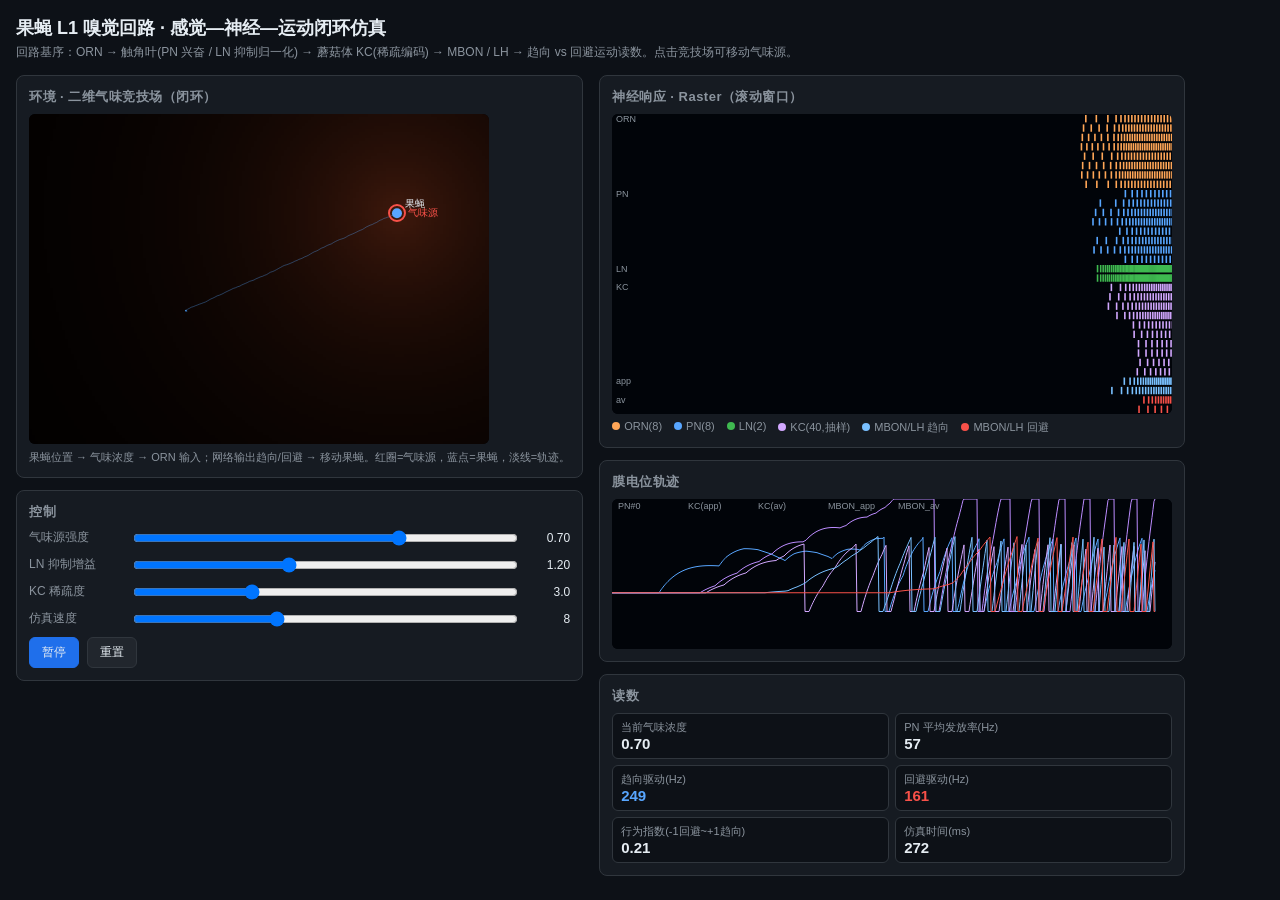
<file: fly_l1_sim.html>
<!DOCTYPE html>
<html lang="zh-CN">
<head>
<meta charset="UTF-8">
<meta name="viewport" content="width=device-width, initial-scale=1.0">
<title>果蝇 L1 嗅觉回路闭环仿真</title>
<style>
  :root{
    --bg:#0d1117; --panel:#161b22; --line:#30363d; --txt:#e6edf3; --dim:#8b949e;
    --exc:#f85149; --inh:#3fb950; --app:#58a6ff; --av:#f85149; --kc:#d2a8ff;
  }
  *{box-sizing:border-box; margin:0; padding:0;}
  body{background:var(--bg); color:var(--txt); font-family:-apple-system,"PingFang SC","Hiragino Sans GB",sans-serif; padding:16px;}
  h1{font-size:18px; margin-bottom:4px;}
  .sub{color:var(--dim); font-size:12px; margin-bottom:14px;}
  .wrap{display:flex; gap:16px; flex-wrap:wrap;}
  .col{display:flex; flex-direction:column; gap:12px;}
  .panel{background:var(--panel); border:1px solid var(--line); border-radius:8px; padding:12px;}
  .panel h2{font-size:13px; color:var(--dim); font-weight:600; margin-bottom:8px; letter-spacing:.5px;}
  canvas{display:block; background:#010409; border-radius:6px;}
  .ctl{display:flex; flex-direction:column; gap:10px; min-width:250px;}
  .row{display:flex; align-items:center; gap:8px; font-size:12px;}
  .row label{width:96px; color:var(--dim); flex-shrink:0;}
  .row input[type=range]{flex:1;}
  .row .val{width:44px; text-align:right; color:var(--txt); font-variant-numeric:tabular-nums;}
  button{background:#21262d; color:var(--txt); border:1px solid var(--line); border-radius:6px;
         padding:6px 12px; font-size:12px; cursor:pointer;}
  button:hover{background:#30363d;}
  button.primary{background:#1f6feb; border-color:#1f6feb;}
  .stats{display:grid; grid-template-columns:repeat(2,1fr); gap:6px; font-size:12px;}
  .stat{background:#0d1117; border:1px solid var(--line); border-radius:6px; padding:6px 8px;}
  .stat .k{color:var(--dim); font-size:11px;}
  .stat .v{font-size:15px; font-weight:600; font-variant-numeric:tabular-nums;}
  .legend{display:flex; gap:12px; font-size:11px; color:var(--dim); margin-top:6px; flex-wrap:wrap;}
  .dot{display:inline-block; width:8px; height:8px; border-radius:50%; margin-right:4px;}
  #err{color:var(--exc); font-size:12px; white-space:pre-wrap; display:none;}
  .hint{color:var(--dim); font-size:11px; margin-top:6px;}
</style>
</head>
<body>
<h1>果蝇 L1 嗅觉回路 · 感觉—神经—运动闭环仿真</h1>
<div class="sub">回路基序：ORN → 触角叶(PN 兴奋 / LN 抑制归一化) → 蘑菇体 KC(稀疏编码) → MBON / LH → 趋向 vs 回避运动读数。点击竞技场可移动气味源。</div>
<pre id="err"></pre>

<div class="wrap">
  <div class="col">
    <div class="panel">
      <h2>环境 · 二维气味竞技场（闭环）</h2>
      <canvas id="arena" width="460" height="330"></canvas>
      <div class="hint">果蝇位置 → 气味浓度 → ORN 输入；网络输出趋向/回避 → 移动果蝇。红圈=气味源，蓝点=果蝇，淡线=轨迹。</div>
    </div>
    <div class="panel">
      <h2>控制</h2>
      <div class="ctl">
        <div class="row"><label>气味源强度</label><input type="range" id="strength" min="0" max="1" step="0.01" value="0.7"><span class="val" id="strengthV">0.70</span></div>
        <div class="row"><label>LN 抑制增益</label><input type="range" id="inhib" min="0" max="3" step="0.05" value="1.2"><span class="val" id="inhibV">1.20</span></div>
        <div class="row"><label>KC 稀疏度</label><input type="range" id="sparse" min="0" max="10" step="0.5" value="3"><span class="val" id="sparseV">3.0</span></div>
        <div class="row"><label>仿真速度</label><input type="range" id="speed" min="1" max="20" step="1" value="8"><span class="val" id="speedV">8</span></div>
        <div class="row" style="gap:8px;">
          <button id="btnPause" class="primary">暂停</button>
          <button id="btnReset">重置</button>
        </div>
      </div>
    </div>
  </div>

  <div class="col">
    <div class="panel">
      <h2>神经响应 · Raster（滚动窗口）</h2>
      <canvas id="raster" width="560" height="300"></canvas>
      <div class="legend">
        <span><span class="dot" style="background:#ffa657"></span>ORN(8)</span>
        <span><span class="dot" style="background:#58a6ff"></span>PN(8)</span>
        <span><span class="dot" style="background:#3fb950"></span>LN(2)</span>
        <span><span class="dot" style="background:#d2a8ff"></span>KC(40,抽样)</span>
        <span><span class="dot" style="background:#79c0ff"></span>MBON/LH 趋向</span>
        <span><span class="dot" style="background:#f85149"></span>MBON/LH 回避</span>
      </div>
    </div>
    <div class="panel">
      <h2>膜电位轨迹</h2>
      <canvas id="trace" width="560" height="150"></canvas>
    </div>
    <div class="panel">
      <h2>读数</h2>
      <div class="stats">
        <div class="stat"><div class="k">当前气味浓度</div><div class="v" id="sConc">0.00</div></div>
        <div class="stat"><div class="k">PN 平均发放率(Hz)</div><div class="v" id="sPN">0</div></div>
        <div class="stat"><div class="k">趋向驱动(Hz)</div><div class="v" id="sApp" style="color:var(--app)">0</div></div>
        <div class="stat"><div class="k">回避驱动(Hz)</div><div class="v" id="sAv" style="color:var(--av)">0</div></div>
        <div class="stat"><div class="k">行为指数(-1回避~+1趋向)</div><div class="v" id="sBeh">0.00</div></div>
        <div class="stat"><div class="k">仿真时间(ms)</div><div class="v" id="sT">0</div></div>
      </div>
    </div>
  </div>
</div>

<script>
window.onerror = function(msg, src, line){
  var e = document.getElementById('err');
  e.style.display='block';
  e.textContent += 'JS错误: ' + msg + ' @line ' + line + '\n';
};

// ============ 神经元群体定义 ============
// 组: ORN(0-7) PN(8-15) LN(16-17) KC(18-57) MBON_app(58) MBON_av(59) LH_app(60) LH_av(61)
var N_ORN=8, N_PN=8, N_LN=2, N_KC=40;
var iORN=0, iPN=8, iLN=16, iKC=18, iMBapp=58, iMBav=59, iLHapp=60, iLHav=61;
var N = 62;

var dt = 0.5;              // ms
var tauSyn = 5;            // 突触电流衰减 ms
var vRest=-65, vReset=-70;

var v, vth, tau, rate, refrac, lastSpike, spikeCount, rateWin;
var conn = [];             // [pre, post, w]  w>0 兴奋, w<0 抑制; w 单位 mV/Hz
var postsOf = [];          // pre -> [[post,w],...]

function rand(a,b){ return a + Math.random()*(b-a); }

function buildCircuit(){
  v=new Float64Array(N); vth=new Float64Array(N); tau=new Float64Array(N);
  rate=new Float64Array(N); refrac=new Float64Array(N); lastSpike=new Float64Array(N);
  spikeCount=new Float64Array(N); rateWin=new Float64Array(N);
  conn=[]; postsOf=[]; for(var i=0;i<N;i++){ postsOf.push([]); v[i]=vRest; tau[i]=20; rate[i]=0; }

  for(i=0;i<N_ORN;i++){ vth[iORN+i]=-50; tau[iORN+i]=12; }
  for(i=0;i<N_PN;i++){ vth[iPN+i]=-50; tau[iPN+i]=15; }
  for(i=0;i<N_LN;i++){ vth[iLN+i]=-52; tau[iLN+i]=10; }
  for(i=0;i<N_KC;i++){ vth[iKC+i]=-50; tau[iKC+i]=15; }
  vth[iMBapp]=-50; vth[iMBav]=-50; vth[iLHapp]=-56; vth[iLHav]=-30; // LH_av 高阈值=高浓度才激活

  function add(pre,post,w){ conn.push([pre,post,w]); postsOf[pre].push([post,w]); }

  for(i=0;i<N_ORN;i++) add(iORN+i, iPN+i, 0.6);                 // ORN->PN 兴奋
  for(i=0;i<N_PN;i++) for(var j=0;j<N_LN;j++) add(iPN+i, iLN+j, 0.4);   // PN->LN
  for(var k=0;k<N_KC;k++){                                      // PN->KC 稀疏随机兴奋
    var picked={};
    for(var c=0;c<3;c++){ var p=iPN+Math.floor(Math.random()*N_PN); if(!picked[p]){picked[p]=1; add(p, iKC+k, 0.25);} }
    vth[iKC+k] = (k < N_KC/2) ? -55 : -33;                      // 前半趋向(低阈值) 后半回避(高阈值)
    if(k < N_KC/2) add(iKC+k, iMBapp, 0.06); else add(iKC+k, iMBav, 0.10);
  }
  for(i=0;i<N_PN;i++){ add(iPN+i, iLHapp, 0.08); add(iPN+i, iLHav, 0.09); }  // 直接 LH 通路
}

// ============ 环境（竞技场） ============
var arena = document.getElementById('arena'), actx = arena.getContext('2d');
var AW=arena.width, AH=arena.height;
var src={x:AW*0.8, y:AH*0.3}, fly={x:AW*0.35, y:AH*0.6}, trail=[];
var LAMBDA=140;   // 气味衰减长度 px

function concAt(x,y){
  var s=+document.getElementById('strength').value;
  var d=Math.hypot(x-src.x, y-src.y);
  return Math.min(1, s*Math.exp(-d/LAMBDA));
}

// ============ 仿真步进 ============
var t=0, paused=false;
var spikeBuf=[];      // {t, n}
var traceBuf={};      // key -> array of v
var TRACE_KEYS=[iPN+0, iKC+0, iKC+20, iMBapp, iMBav];
var RATE_WIN=300;     // ms 速率窗口
var recentSpikes=[];  // {t,n} 用于速率
var adapt=1;          // 嗅觉适应状态 (0..1), 持续高浓度时衰减

function step(){
  var inhib=+document.getElementById('inhib').value;
  var sparse=+document.getElementById('sparse').value;
  var conc=concAt(fly.x, fly.y);

  // KC 阈值偏移（稀疏度滑杆）
  for(var k=0;k<N_KC;k++){ vth[iKC+k] = (k<N_KC/2? -55 : -33) + sparse; }

  // 外部输入: ORN 非线性气味转导 (Hill) + 基线自发 + 噪声
  var Iext=new Float64Array(N);
  var K=0.25, nH=1.5, Imax=60;
  var cp=Math.pow(conc,nH), Kp=Math.pow(K,nH);
  for(i=0;i<N_ORN;i++){
    var gain=0.7+0.5*((i*37)%7)/7;   // 异质敏感度
    Iext[iORN+i]= gain*Imax*cp/(cp+Kp) + 4 + rand(0,2);
  }

  // LN 全局抑制 -> PN (浓度归一化)
  for(j=0;j<N_LN;j++){
    var lnR=rate[iLN+j];
    for(i=0;i<N_PN;i++) Iext[iPN+i] += -inhib*0.03*lnR;
  }

  // 突触驱动: drive[post] = Σ w * rate[pre]
  var drive=new Float64Array(N);
  for(var c=0;c<conn.length;c++){ drive[conn[c][1]] += conn[c][2]*rate[conn[c][0]]; }

  // LIF 积分
  var newSpikes=[];
  for(i=0;i<N;i++){
    if(refrac[i]>0){ refrac[i]-=dt; v[i]=vReset; rate[i]*=Math.exp(-dt/50); continue; }
    var I = Iext[i] + drive[i];
    v[i] += dt*(-(v[i]-vRest)+I)/tau[i];
    rate[i]*=Math.exp(-dt/50);
    if(v[i]>=vth[i]){
      v[i]=vReset; refrac[i]=2; newSpikes.push(i);
      rate[i]+=20;                       // 脉冲 -> 速率估计跳变
      spikeCount[i]++; recentSpikes.push({t:t,n:i});
      spikeBuf.push({t:t,n:i});
    }
  }
  // 裁剪缓冲
  while(spikeBuf.length && spikeBuf[0].t < t-1600) spikeBuf.shift();
  while(recentSpikes.length && recentSpikes[0].t < t-RATE_WIN) recentSpikes.shift();

  // 记录膜电位轨迹
  for(var tk=0;tk<TRACE_KEYS.length;tk++){
    var key=TRACE_KEYS[tk];
    if(!traceBuf[key]) traceBuf[key]=[];
    traceBuf[key].push(v[key]);
    if(traceBuf[key].length>560) traceBuf[key].shift();
  }

  // 行为读数 -> 移动果蝇 (闭环)
  // 嗅觉适应: 持续高浓度 -> adapt 衰减 -> 趋向驱动下降 -> 回避占优 -> 撤走;
  //           浓度回落 -> adapt 恢复 -> 重新趋近 (形成搜寻振荡)
  var aInf = 1/(1+Math.pow(conc/0.3,3));
  adapt += dt*(aInf-adapt)/800;
  var app=(rate[iMBapp]+rate[iLHapp])*adapt;
  var av =rate[iMBav]+rate[iLHav];
  var beh=(app-av)/(app+av+1e-6);
  var dx=src.x-fly.x, dy=src.y-fly.y, d=Math.hypot(dx,dy)||1;
  var spd=2.2;
  fly.x += (dx/d)*beh*spd + rand(-0.3,0.3);
  fly.y += (dy/d)*beh*spd + rand(-0.3,0.3);
  fly.x=Math.max(6,Math.min(AW-6,fly.x)); fly.y=Math.max(6,Math.min(AH-6,fly.y));
  trail.push({x:fly.x,y:fly.y}); if(trail.length>400) trail.shift();

  t+=dt;
  return {conc:conc, app:app, av:av, beh:beh};
}

function rateOf(n){
  var c=0;
  for(var i=0;i<recentSpikes.length;i++) if(recentSpikes[i].n===n) c++;
  return c/(RATE_WIN/1000);
}
function groupRate(start,count){
  var c=0;
  for(var i=0;i<recentSpikes.length;i++){ var n=recentSpikes[i].n; if(n>=start&&n<start+count) c++; }
  return c/(RATE_WIN/1000)/count;
}

// ============ 绘制 ============
var raster=document.getElementById('raster'), rctx=raster.getContext('2d');
var traceC=document.getElementById('trace'), tctx=traceC.getContext('2d');

var ROWS=[];
(function(){
  for(i=0;i<N_ORN;i++) ROWS.push({n:iORN+i,c:'#ffa657',g:'ORN'});
  for(i=0;i<N_PN;i++)  ROWS.push({n:iPN+i, c:'#58a6ff',g:'PN'});
  for(i=0;i<N_LN;i++)  ROWS.push({n:iLN+i, c:'#3fb950',g:'LN'});
  for(i=0;i<N_KC;i+=4) ROWS.push({n:iKC+i, c:'#d2a8ff',g:'KC'});
  ROWS.push({n:iMBapp,c:'#79c0ff',g:'app'}); ROWS.push({n:iLHapp,c:'#79c0ff',g:'app'});
  ROWS.push({n:iMBav, c:'#f85149',g:'av'});  ROWS.push({n:iLHav, c:'#f85149',g:'av'});
})();

function drawRaster(){
  var W=raster.width,H=raster.height;
  rctx.fillStyle='#010409'; rctx.fillRect(0,0,W,H);
  var rowH=H/ROWS.length;
  var t0=t-1600;
  // 分组标签
  rctx.fillStyle='#8b949e'; rctx.font='9px sans-serif';
  var lastG='';
  for(var r=0;r<ROWS.length;r++){
    if(ROWS[r].g!==lastG){ rctx.fillText(ROWS[r].g, 4, r*rowH+rowH*0.8); lastG=ROWS[r].g; }
  }
  for(var s=0;s<spikeBuf.length;s++){
    var sp=spikeBuf[s];
    var ri=-1;
    for(r=0;r<ROWS.length;r++) if(ROWS[r].n===sp.n){ ri=r; break; }
    if(ri<0) continue;
    var x=(sp.t-t0)/1600*W;
    rctx.fillStyle=ROWS[ri].c;
    rctx.fillRect(x, ri*rowH+1, 1.6, rowH-2);
  }
}

function drawTrace(){
  var W=traceC.width,H=traceC.height;
  tctx.fillStyle='#010409'; tctx.fillRect(0,0,W,H);
  var colors=['#58a6ff','#d2a8ff','#bc8cff','#79c0ff','#f85149'];
  var labels=['PN#0','KC(app)','KC(av)','MBON_app','MBON_av'];
  for(var k=0;k<TRACE_KEYS.length;k++){
    var arr=traceBuf[TRACE_KEYS[k]]; if(!arr||arr.length<2) continue;
    tctx.strokeStyle=colors[k]; tctx.lineWidth=1; tctx.beginPath();
    for(var i2=0;i2<arr.length;i2++){
      var x=i2/560*W;
      var y=H-((arr[i2]-(-80))/( -40-(-80) ))*H;  // -80..-40 mV 映射
      y=Math.max(0,Math.min(H,y));
      if(i2===0) tctx.moveTo(x,y); else tctx.lineTo(x,y);
    }
    tctx.stroke();
  }
  tctx.fillStyle='#8b949e'; tctx.font='9px sans-serif';
  for(k=0;k<labels.length;k++) tctx.fillText(labels[k], 6+k*70, 10);
}

function drawArena(){
  actx.fillStyle='#010409'; actx.fillRect(0,0,AW,AH);
  // 气味场
  var img=actx.createImageData(AW,AH);
  for(var y=0;y<AH;y+=3){
    for(var x=0;x<AW;x+=3){
      var c=concAt(x,y);
      var idx=(y*AW+x)*4;
      var val=Math.floor(c*90);
      for(var dy2=0;dy2<3;dy2++)for(var dx2=0;dx2<3;dx2++){
        var xx=x+dx2, yy=y+dy2; if(xx>=AW||yy>=AH) continue;
        var ii=(yy*AW+xx)*4;
        img.data[ii]=val; img.data[ii+1]=Math.floor(val*0.4); img.data[ii+2]=Math.floor(val*0.2); img.data[ii+3]=255;
      }
    }
  }
  actx.putImageData(img,0,0);
  // 轨迹
  actx.strokeStyle='rgba(88,166,255,0.35)'; actx.lineWidth=1; actx.beginPath();
  for(var i3=0;i3<trail.length;i3++){ if(i3===0)actx.moveTo(trail[i3].x,trail[i3].y); else actx.lineTo(trail[i3].x,trail[i3].y); }
  actx.stroke();
  // 源
  actx.strokeStyle='#f85149'; actx.lineWidth=2; actx.beginPath(); actx.arc(src.x,src.y,8,0,7); actx.stroke();
  actx.fillStyle='#f85149'; actx.font='10px sans-serif'; actx.fillText('气味源', src.x+11, src.y+3);
  // 果蝇
  actx.fillStyle='#58a6ff'; actx.beginPath(); actx.arc(fly.x,fly.y,5,0,7); actx.fill();
  actx.fillStyle='#e6edf3'; actx.fillText('果蝇', fly.x+8, fly.y-6);
}

// ============ 主循环 ============
var lastStats=null;
function frame(){
  if(!paused){
    var speed=+document.getElementById('speed').value;
    for(var s=0;s<speed;s++) lastStats=step();
  }
  drawArena(); drawRaster(); drawTrace();
  if(lastStats){
    document.getElementById('sConc').textContent=lastStats.conc.toFixed(2);
    document.getElementById('sPN').textContent=Math.round(groupRate(iPN,N_PN));
    document.getElementById('sApp').textContent=Math.round(lastStats.app);
    document.getElementById('sAv').textContent=Math.round(lastStats.av);
    document.getElementById('sBeh').textContent=lastStats.beh.toFixed(2);
    document.getElementById('sT').textContent=Math.round(t);
  }
  requestAnimationFrame(frame);
}

// ============ 交互 ============
arena.addEventListener('click', function(e){
  var r=arena.getBoundingClientRect();
  src.x=(e.clientX-r.left)*(AW/r.width);
  src.y=(e.clientY-r.top)*(AH/r.height);
});
['strength','inhib','sparse','speed'].forEach(function(id){
  var el=document.getElementById(id);
  el.addEventListener('input', function(){
    document.getElementById(id+'V').textContent=(+el.value).toFixed(id==='speed'?0:2);
  });
});
document.getElementById('btnPause').addEventListener('click', function(){
  paused=!paused; this.textContent=paused?'继续':'暂停';
});
document.getElementById('btnReset').addEventListener('click', function(){
  buildCircuit(); t=0; spikeBuf=[]; recentSpikes=[]; traceBuf={}; trail=[]; adapt=1;
  fly={x:AW*0.35,y:AH*0.6};
});

buildCircuit();
frame();
</script>
</body>
</html>
</file>
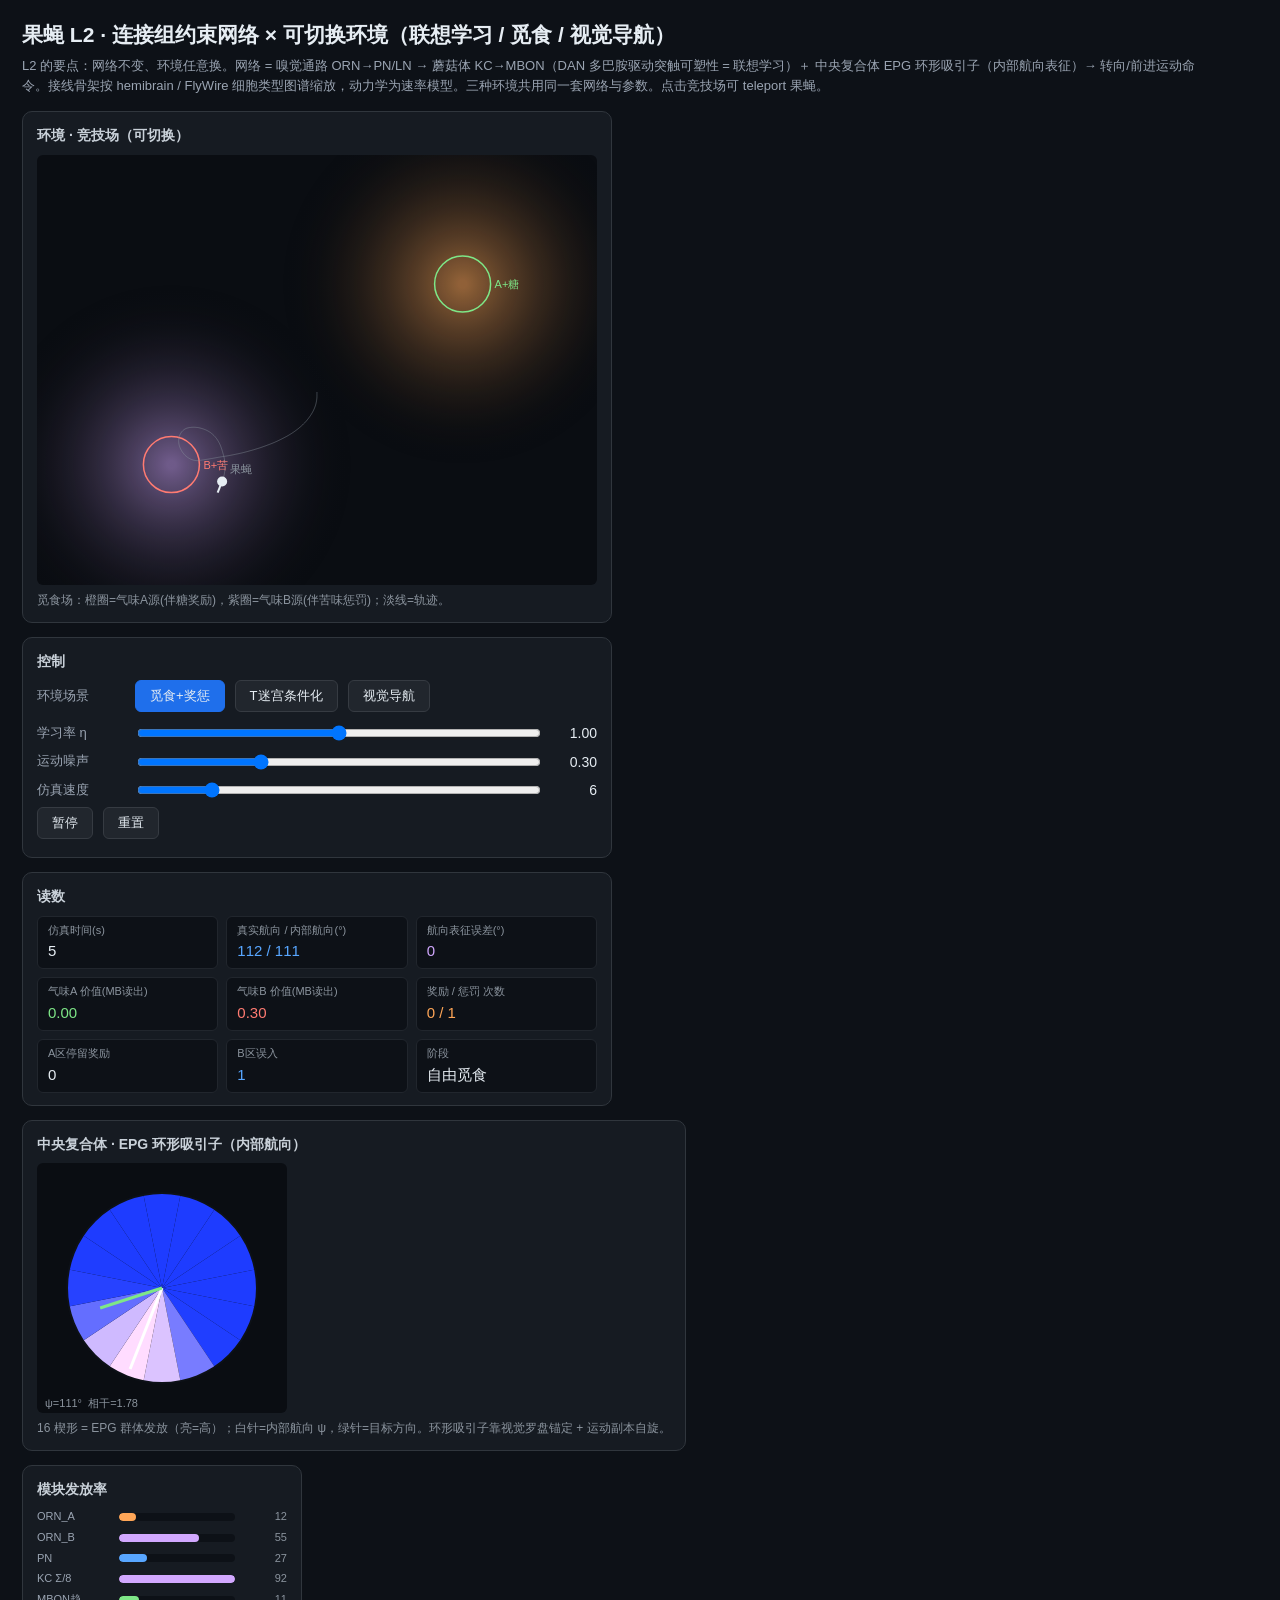
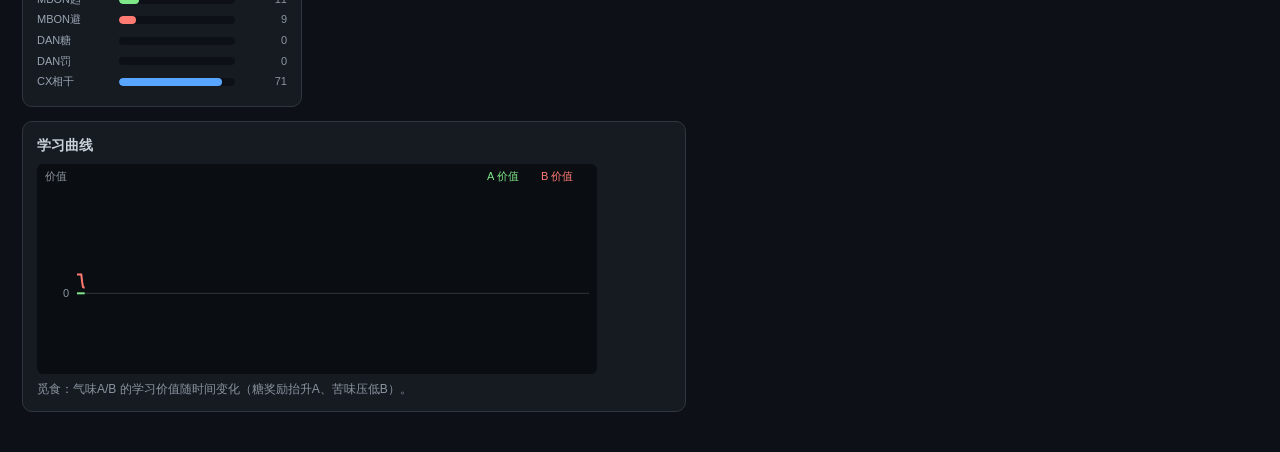
<file: fly_l2_sim.html>
<!DOCTYPE html>
<html lang="zh-CN">
<head>
<meta charset="utf-8">
<title>果蝇 L2 · 连接组约束网络 × 可切换环境</title>
<style>
  html,body{margin:0;padding:0;background:#0d1117;color:#e6edf3;font:14px/1.6 -apple-system,"Hiragino Sans GB","PingFang SC","Microsoft YaHei",sans-serif;}
  body{padding:18px 22px 40px;}
  h1{font-size:21px;margin:0 0 4px;}
  .sub{color:#9aa4b2;margin:0 0 14px;font-size:13px;max-width:1180px;}
  .wrap{display:flex;gap:14px;flex-wrap:wrap;align-items:flex-start;}
  .col{display:flex;flex-direction:column;gap:14px;}
  .panel{background:#161b22;border:1px solid #30363d;border-radius:10px;padding:12px 14px;}
  .panel h2{font-size:14px;margin:0 0 8px;color:#c9d1d9;font-weight:600;}
  .cap{color:#8b949e;font-size:12px;margin-top:6px;}
  canvas{display:block;background:#0a0d12;border-radius:6px;}
  .row{display:flex;align-items:center;gap:10px;margin:6px 0;}
  .row label{width:88px;color:#9aa4b2;font-size:13px;flex:none;}
  .row input[type=range]{flex:1;}
  .row .val{width:44px;text-align:right;color:#e6edf3;font-variant-numeric:tabular-nums;}
  button{background:#21262d;color:#e6edf3;border:1px solid #363b42;border-radius:6px;padding:6px 14px;font-size:13px;cursor:pointer;}
  button:hover{background:#2a3138;}
  button.on{background:#1f6feb;border-color:#1f6feb;}
  .stats{display:grid;grid-template-columns:1fr 1fr 1fr;gap:8px;}
  .stat{background:#0d1117;border:1px solid #21262d;border-radius:6px;padding:5px 10px;}
  .stat .k{color:#8b949e;font-size:11px;}
  .stat .v{font-size:15px;font-variant-numeric:tabular-nums;}
  .v.blue{color:#58a6ff;} .v.red{color:#ff7b72;} .v.green{color:#7ee787;} .v.purple{color:#d2a8ff;} .v.orange{color:#ffa657;}
  .brow{display:flex;align-items:center;gap:8px;margin:3px 0;}
  .brow .blab{width:74px;font-size:11px;color:#9aa4b2;flex:none;}
  .brow .btrack{flex:1;height:8px;background:#0d1117;border-radius:4px;overflow:hidden;}
  .brow .bfill{height:100%;width:0%;border-radius:4px;}
  .brow .bval{width:44px;text-align:right;font-size:11px;color:#8b949e;font-variant-numeric:tabular-nums;}
  #err{color:#ff7b72;white-space:pre-wrap;display:none;}
</style>
</head>
<body>
<h1>果蝇 L2 · 连接组约束网络 × 可切换环境（联想学习 / 觅食 / 视觉导航）</h1>
<p class="sub">L2 的要点：网络不变、环境任意换。网络 = 嗅觉通路 ORN→PN/LN → 蘑菇体 KC→MBON（DAN 多巴胺驱动突触可塑性 = 联想学习）＋ 中央复合体 EPG 环形吸引子（内部航向表征）→ 转向/前进运动命令。接线骨架按 hemibrain / FlyWire 细胞类型图谱缩放，动力学为速率模型。三种环境共用同一套网络与参数。点击竞技场可 teleport 果蝇。</p>
<pre id="err"></pre>

<div class="wrap">
  <div class="col">
    <div class="panel">
      <h2>环境 · 竞技场（可切换）</h2>
      <canvas id="arena" width="560" height="430"></canvas>
      <div class="cap" id="arenaCap">觅食场：橙圈=气味A源(伴糖奖励)，紫圈=气味B源(伴苦味惩罚)；淡线=轨迹。</div>
    </div>
    <div class="panel">
      <h2>控制</h2>
      <div class="row" style="margin-bottom:10px;">
        <label>环境场景</label>
        <button id="scForage" class="on">觅食+奖惩</button>
        <button id="scTmaze">T迷宫条件化</button>
        <button id="scVisual">视觉导航</button>
      </div>
      <div class="row"><label>学习率 η</label><input type="range" id="eta" min="0" max="2" step="0.1" value="1"><span class="val" id="etaV">1.00</span></div>
      <div class="row"><label>运动噪声</label><input type="range" id="noise" min="0" max="1" step="0.05" value="0.3"><span class="val" id="noiseV">0.30</span></div>
      <div class="row"><label>仿真速度</label><input type="range" id="speed" min="1" max="30" step="1" value="6"><span class="val" id="speedV">6</span></div>
      <div class="row"><button id="btnPause">暂停</button><button id="btnReset">重置</button></div>
    </div>
    <div class="panel">
      <h2>读数</h2>
      <div class="stats">
        <div class="stat"><div class="k">仿真时间(s)</div><div class="v" id="sT">0</div></div>
        <div class="stat"><div class="k">真实航向 / 内部航向(°)</div><div class="v blue" id="sHead">0 / 0</div></div>
        <div class="stat"><div class="k">航向表征误差(°)</div><div class="v purple" id="sErr">0</div></div>
        <div class="stat"><div class="k">气味A 价值(MB读出)</div><div class="v green" id="sVA">0</div></div>
        <div class="stat"><div class="k">气味B 价值(MB读出)</div><div class="v red" id="sVB">0</div></div>
        <div class="stat"><div class="k">奖励 / 惩罚 次数</div><div class="v orange" id="sRW">0 / 0</div></div>
        <div class="stat"><div class="k" id="sTrialK">试验数</div><div class="v" id="sTrial">0</div></div>
        <div class="stat"><div class="k" id="sPerfK">性能指数 PI</div><div class="v blue" id="sPerf">-</div></div>
        <div class="stat"><div class="k">阶段</div><div class="v" id="sPhase">-</div></div>
      </div>
    </div>
  </div>

  <div class="col">
    <div class="panel">
      <h2>中央复合体 · EPG 环形吸引子（内部航向）</h2>
      <canvas id="cx" width="250" height="250"></canvas>
      <div class="cap">16 楔形 = EPG 群体发放（亮=高）；白针=内部航向 ψ，绿针=目标方向。环形吸引子靠视觉罗盘锚定 + 运动副本自旋。</div>
    </div>
    <div class="panel" style="width:250px;">
      <h2>模块发放率</h2>
      <div id="bars"></div>
    </div>
    <div class="panel">
      <h2>学习曲线</h2>
      <canvas id="learn" width="560" height="210"></canvas>
      <div class="cap" id="learnCap">觅食：气味A/B 的学习价值随时间变化（糖奖励抬升A、苦味压低B）。</div>
    </div>
  </div>
</div>

<script>
window.onerror=function(m,s,l,c){var e=document.getElementById('err');e.style.display='block';e.textContent+='[JS错误] '+m+' @'+l+':'+c+'\n';};

// ================= 工具 =================
function act(I,thr,gain,rmax){var x=(I-thr)*gain;return x<0?0:(x>rmax?rmax:x);}
function rand(a,b){return a+Math.random()*(b-a);}
function wrapPi(a){while(a>Math.PI)a-=2*Math.PI;while(a<-Math.PI)a+=2*Math.PI;return a;}
function angDiff(a,b){return wrapPi(a-b);}

// ================= 网络（连接组约束骨架，缩放计数） =================
var NKC=64, NEPG=16;
var wKC_A=new Float64Array(NKC), wKC_B=new Float64Array(NKC);
var maskA=new Uint8Array(NKC), maskB=new Uint8Array(NKC);
var Wapp=new Float64Array(NKC), Wav=new Float64Array(NKC);
var WAPP0=0.055, WAV0=0.035;                 // 先天价：略偏趋向
var kc=new Float64Array(NKC), epg=new Float64Array(NEPG);
var rOrnA=0,rOrnB=0,rPnA=0,rPnB=0,rLn=0,rMbApp=0,rMbAv=0,rDanPos=0,rDanNeg=0;
var eta=1.0, noiseAmp=0.3;

function initWeights(){
  for(var k=0;k<NKC;k++){
    wKC_A[k]=Math.random()<0.5?1.0:0.1;
    wKC_B[k]=Math.random()<0.5?1.0:0.1;
    maskA[k]=(wKC_A[k]>0.5&&wKC_B[k]<0.5)?1:0;
    maskB[k]=(wKC_B[k]>0.5&&wKC_A[k]<0.5)?1:0;
    Wapp[k]=WAPP0; Wav[k]=WAV0;
  }
}

// ---- 中央复合体环形吸引子（Mexican-hat 卷积） ----
var EPG_TH=new Array(NEPG), KERN=[6,4,1.5,-1,-2,-2,-2,-1,-1];
for(var j0=0;j0<NEPG;j0++)EPG_TH[j0]=2*Math.PI*j0/NEPG;
var psi=0, cohR=0;
function popVec(){
  var sx=0,sy=0,s=0;
  for(var j=0;j<NEPG;j++){sx+=epg[j]*Math.cos(EPG_TH[j]);sy+=epg[j]*Math.sin(EPG_TH[j]);s+=epg[j];}
  cohR=s>1e-6?Math.min(2,2*Math.sqrt(sx*sx+sy*sy)/s):0;
  return Math.atan2(sy,sx);
}
function stepCX(dt,visAngle,visGain,omega){
  var mean=0,j,d;
  for(j=0;j<NEPG;j++)mean+=epg[j]; mean/=NEPG;
  var I=new Float64Array(NEPG);
  for(j=0;j<NEPG;j++){
    var sum=0;
    for(var k2=0;k2<NEPG;k2++){
      d=Math.abs(j-k2); if(d>NEPG-d)d=NEPG-d;
      sum+=KERN[d]*epg[k2];
    }
    I[j]=sum/16 - 1.0*mean + 4.0;
    I[j]+=visGain*Math.cos(visAngle-EPG_TH[j]);
  }
  for(j=0;j<NEPG;j++) epg[j]+=dt/0.06*(-epg[j]+act(I[j],6,1.0,60));
  if(omega){ // 运动副本：P-EN 联合输入的理想化 = bump 精确平移
    var db=omega*dt/(2*Math.PI/NEPG), out=new Float64Array(NEPG);
    for(j=0;j<NEPG;j++){
      var srcp=j-db, j0=Math.floor(srcp), fr=srcp-j0;
      var aa=epg[((j0%NEPG)+NEPG)%NEPG], bb=epg[(((j0+1)%NEPG)+NEPG)%NEPG];
      out[j]=aa+(bb-aa)*fr;
    }
    for(j=0;j<NEPG;j++) epg[j]=out[j];
  }
  psi=popVec();
}

// ================= 环境 / 游戏 =================
var AW=560, AH=430;
var scenario='forage';
var fly={x:0,y:0,h:0}, trail=[];
var srcs=[], beacon={x:-999,y:-999}, goalR=26;
var tmPhase='test', tmT=0, tmChoice=0, trialPI=[], trialDir=[];
var rewards=0, punishments=0, pathLen=0, startPt={x:0,y:0};
var histV={t:[],a:[],b:[]};
var escapeT=0, escapeDir=1, coolA=0, coolB=0, danPosP=0, danNegP=0;
var wanderAng=rand(0,6.28);
var t=0, dt=0.01;

function newBeacon(){ beacon.x=rand(AW*0.2,AW*0.8); beacon.y=rand(AH*0.18,AH*0.78); }
function resetEnv(){
  fly.x=AW*0.5; fly.y=AH*0.55; fly.h=rand(0,6.28);
  trail.length=0; pathLen=0; startPt={x:fly.x,y:fly.y};
  rewards=0; punishments=0; trialPI.length=0; trialDir.length=0;
  histV.t.length=0;histV.a.length=0;histV.b.length=0;
  danPosP=0;danNegP=0;escapeT=0;coolA=0;coolB=0;tmT=0;tmPhase='test';tmChoice=0;
  wanderAng=rand(0,6.28);
  if(scenario==='forage'){
    srcs=[{o:'A',x:AW*0.76,y:AH*0.30,sugar:true},{o:'B',x:AW*0.24,y:AH*0.72,quin:true}];
    beacon.x=-999;beacon.y=-999;
  }else if(scenario==='visual'){
    srcs=[]; newBeacon(); fly.x=AW*0.15;fly.y=AH*0.85;fly.h=rand(0,6.28);startPt={x:fly.x,y:fly.y};
  }else{
    srcs=[]; beacon.x=-999;beacon.y=-999; fly.x=AW*0.5;fly.y=AH*0.5;
  }
}

function concField(o,x,y){
  if(scenario==='forage'){
    var c=0;
    for(var i=0;i<srcs.length;i++){var s=srcs[i];if(s.o!==o)continue;
      c+=0.8*Math.exp(-Math.hypot(x-s.x,y-s.y)/130);}
    return c;
  }
  if(scenario==='tmaze'){
    if(tmPhase==='train+') return o==='A'?1:0;
    if(tmPhase==='train-') return o==='B'?1:0;
    var u=Math.min(1,Math.max(0,x/AW));
    return o==='A'?Math.min(1,1.25*(1-u)):Math.min(1,1.25*u);
  }
  return 0;
}
function gradField(o,x,y){
  var e=6;
  return {x:concField(o,x+e,y)-concField(o,x-e,y), y:concField(o,x,y+e)-concField(o,x,y-e)};
}
function odorValue(o){
  var m=(o==='A')?maskA:maskB, num=0,den=0;
  for(var k=0;k<NKC;k++){ if(!m[k])continue; num+=(Wapp[k]-Wav[k])*kc[k]; den+=kc[k]; }
  return den>1e-6? num/den*50 : 0;
}

// ================= 主步进 =================
function step(){
  t+=dt;
  var i,k;
  // --- 环境事件 / 试验管理 ---
  var danPosT=0;
  if(scenario==='forage'){
    coolA=Math.max(0,coolA-dt); coolB=Math.max(0,coolB-dt);
    for(i=0;i<srcs.length;i++){var s=srcs[i];
      if(Math.hypot(fly.x-s.x,fly.y-s.y)<28){
        if(s.sugar&&coolA===0){coolA=2.5;danPosP=1.2;rewards++;}
        if(s.quin&&coolB===0){coolB=2.5;danNegP=1.2;punishments++;escapeT=0.7;escapeDir=Math.random()<0.5?-1:1;}
      }}
  }else if(scenario==='tmaze'){
    tmT+=dt;
    if(tmPhase==='train+') danPosT=0.7;
    if(tmPhase==='test'&&tmChoice===0){ if(fly.x<AW*0.35)tmChoice=1; else if(fly.x>AW*0.65)tmChoice=-1; }
    var dur=(tmPhase==='test')?10:8;
    if(tmT>dur){
      if(tmPhase==='test') trialPI.push(tmChoice);
      tmPhase=(tmPhase==='test')?'train+':(tmPhase==='train+')?'train-':'test';
      tmT=0;tmChoice=0; fly.x=AW*0.5;fly.y=AH*0.5;fly.h=rand(0,6.28); trail.length=0;
    }
  }else{
    if(Math.hypot(fly.x-beacon.x,fly.y-beacon.y)<goalR){
      trialDir.push(Math.min(1,Math.hypot(startPt.x-beacon.x,startPt.y-beacon.y)/Math.max(1,pathLen)));
      fly.x=rand(40,AW-40);fly.y=rand(40,AH-40);fly.h=rand(0,6.28);
      startPt={x:fly.x,y:fly.y};pathLen=0;trail.length=0;newBeacon();
    }
  }
  danPosP=Math.max(0,danPosP-dt/1.4); danNegP=Math.max(0,danNegP-dt/1.0);
  rDanPos=Math.max(danPosP,danPosT); rDanNeg=danNegP;

  // --- 嗅觉通路 ORN→PN/LN→KC ---
  var cA=concField('A',fly.x,fly.y), cB=concField('B',fly.x,fly.y);
  function hill(c){var cp=Math.pow(c,1.5),kp=Math.pow(0.25,1.5);return 70*cp/(cp+kp);}
  rOrnA=hill(cA)+2; rOrnB=hill(cB)+2;
  rLn=act((rPnA+rPnB)*0.9,4,0.8,120);
  rPnA+=dt/0.06*(-rPnA+act(rOrnA*1.15-0.25*rLn,6,1.1,110));
  rPnB+=dt/0.06*(-rPnB+act(rOrnB*1.15-0.25*rLn,6,1.1,110));
  for(k=0;k<NKC;k++) kc[k]+=dt/0.05*(-kc[k]+act(wKC_A[k]*rPnA+wKC_B[k]*rPnB,26,0.9,70));

  // --- 蘑菇体读出 + DAN 可塑性（联想学习：惩罚压低趋向突触、奖励压低回避突触） ---
  rMbApp=0;rMbAv=0;
  for(k=0;k<NKC;k++){
    Wapp[k]=Math.max(0,Wapp[k]-rDanNeg*kc[k]*dt*0.0007*eta);
    Wav[k]=Math.max(0,Wav[k]-rDanPos*kc[k]*dt*0.0007*eta);
    rMbApp+=Wapp[k]*kc[k]; rMbAv+=Wav[k]*kc[k];
  }
  rMbApp*=0.35; rMbAv*=0.35;

  // --- 多线索目标矢量 ---
  var gx=0,gy=0;
  if(scenario!=='visual'){
    var ods=['A','B'];
    for(i=0;i<2;i++){
      var o=ods[i], v=odorValue(o), g=gradField(o,fly.x,fly.y), gm=Math.hypot(g.x,g.y);
      if(gm>1e-4){ gx+=g.x/gm*v*14; gy+=g.y/gm*v*14; }   // v<0 自动反向=回避
    }
  }else{
    var bd=Math.hypot(beacon.x-fly.x,beacon.y-fly.y);
    if(bd>1){ gx+=(beacon.x-fly.x)/bd*55; gy+=(beacon.y-fly.y)/bd*55; }
  }
  var mg=42;
  if(fly.x<mg)gx+=(mg-fly.x)*1.2; if(fly.x>AW-mg)gx-=(fly.x-(AW-mg))*1.2;
  if(fly.y<mg)gy+=(mg-fly.y)*1.2; if(fly.y>AH-mg)gy-=(fly.y-(AH-mg))*1.2;
  if(scenario==='tmaze') gy*=0.15;
  if(Math.hypot(gx,gy)<6){ wanderAng+=rand(-0.25,0.25); gx+=Math.cos(wanderAng)*14; gy+=Math.sin(wanderAng)*14; }

  // --- 中央复合体：内部航向（视觉锚定 + 运动副本） ---
  var visN=fly.h+(Math.random()-0.5)*0.12;
  var goalAng=Math.atan2(gy,gx);
  lastGoalAng=goalAng;
  var omega=1.9*Math.sin(angDiff(goalAng,psi));
  if(escapeT>0){escapeT-=dt; omega+=escapeDir*5.0;}
  omega+=(Math.random()-0.5)*2*noiseAmp*2.2;
  stepCX(dt, visN, 6.0, omega);

  // --- 运动输出 ---
  var v=52;
  if(rDanPos>0.35) v*=0.22;
  if(escapeT>0) v*=1.35;
  var px=fly.x, py=fly.y;
  fly.h=wrapPi(fly.h+omega*dt);
  fly.x=Math.max(8,Math.min(AW-8,fly.x+v*Math.cos(fly.h)*dt));
  fly.y=Math.max(8,Math.min(AH-8,(scenario==='tmaze')? AH*0.5+Math.sin(t*2.1)*10 : fly.y+v*Math.sin(fly.h)*dt));
  pathLen+=Math.hypot(fly.x-px,fly.y-py);

  trail.push(fly.x,fly.y); if(trail.length>2400)trail.splice(0,2);
  if(Math.round(t*2)!==Math.round((t-dt)*2)){
    histV.t.push(t);histV.a.push(odorValue('A'));histV.b.push(odorValue('B'));
    if(histV.t.length>600){histV.t.shift();histV.a.shift();histV.b.shift();}
  }
}

// ================= 绘图 =================
var aCv=document.getElementById('arena'), aCtx=aCv.getContext('2d');
var cCv=document.getElementById('cx'), cCtx=cCv.getContext('2d');
var lCv=document.getElementById('learn'), lCtx=lCv.getContext('2d');

function drawArena(){
  var g=aCtx; g.clearRect(0,0,AW,AH);
  if(scenario==='forage'){
    for(var i=0;i<srcs.length;i++){var s=srcs[i];
      var rg=g.createRadialGradient(s.x,s.y,4,s.x,s.y,180);
      rg.addColorStop(0,s.sugar?'rgba(255,166,87,0.55)':'rgba(210,168,255,0.5)');
      rg.addColorStop(1,'rgba(0,0,0,0)');
      g.fillStyle=rg; g.fillRect(0,0,AW,AH);
      g.strokeStyle=s.sugar?'#7ee787':'#ff7b72'; g.lineWidth=1.5;
      g.beginPath(); g.arc(s.x,s.y,28,0,7); g.stroke();
      g.fillStyle=s.sugar?'#7ee787':'#ff7b72'; g.font='11px sans-serif';
      g.fillText(s.sugar?'A+糖':'B+苦', s.x+32,s.y+4);
    }
  }else if(scenario==='tmaze'){
    var lg=g.createLinearGradient(0,0,AW,0);
    lg.addColorStop(0,'rgba(255,166,87,0.30)'); lg.addColorStop(0.5,'rgba(0,0,0,0)'); lg.addColorStop(1,'rgba(126,231,135,0.25)');
    g.fillStyle=lg; g.fillRect(0,AH*0.5-46,AW,92);
    g.strokeStyle='#30363d'; g.strokeRect(0,AH*0.5-46,AW,92);
    g.fillStyle='#ffa657'; g.font='12px sans-serif'; g.fillText('气味A 臂',8,AH*0.5-52);
    g.fillStyle='#7ee787'; g.fillText('气味B 臂',AW-64,AH*0.5-52);
    g.fillStyle='#8b949e'; g.fillText('阶段: '+tmPhase,AW*0.42,AH*0.5-52);
  }else{
    g.strokeStyle='#58a6ff'; g.lineWidth=1.5;
    g.beginPath(); g.arc(beacon.x,beacon.y,goalR,0,7); g.stroke();
    g.fillStyle='#58a6ff';
    for(var b=0;b<4;b++){ g.beginPath(); g.arc(beacon.x,beacon.y,6+b*5,0,7); g.lineWidth=2; g.strokeStyle=b%2?'#0a0d12':'#58a6ff'; g.stroke(); }
    g.fillStyle='#8b949e'; g.font='11px sans-serif'; g.fillText('视觉信标=目标', beacon.x+30,beacon.y+4);
  }
  if(trail.length>3){
    g.strokeStyle='rgba(139,148,158,0.45)'; g.lineWidth=1;
    g.beginPath(); g.moveTo(trail[0],trail[1]);
    for(i=2;i<trail.length;i+=2) g.lineTo(trail[i],trail[i+1]);
    g.stroke();
  }
  g.fillStyle='#e6edf3'; g.beginPath(); g.arc(fly.x,fly.y,5,0,7); g.fill();
  g.strokeStyle='#e6edf3'; g.lineWidth=2;
  g.beginPath(); g.moveTo(fly.x,fly.y); g.lineTo(fly.x+12*Math.cos(fly.h),fly.y+12*Math.sin(fly.h)); g.stroke();
  g.fillStyle='#8b949e'; g.font='11px sans-serif'; g.fillText('果蝇',fly.x+8,fly.y-8);
}

function drawCX(){
  var g=cCtx, cx=125, cy=125, R=95;
  g.clearRect(0,0,250,250);
  var mx=1; for(var j=0;j<NEPG;j++) mx=Math.max(mx,epg[j]);
  for(j=0;j<NEPG;j++){
    var a0=EPG_TH[j]-Math.PI/NEPG, a1=EPG_TH[j]+Math.PI/NEPG;
    var lv=epg[j]/mx;
    g.fillStyle='rgb('+Math.round(30+225*lv)+','+Math.round(60+160*lv)+',255)';
    g.beginPath(); g.moveTo(cx,cy); g.arc(cx,cy,R,a0,a1); g.closePath(); g.fill();
  }
  g.strokeStyle='#0d1117'; g.lineWidth=2;
  g.beginPath(); g.arc(cx,cy,R,0,7); g.stroke();
  function needle(ang,col,len){
    g.strokeStyle=col; g.lineWidth=3;
    g.beginPath(); g.moveTo(cx,cy); g.lineTo(cx+len*Math.cos(ang),cy+len*Math.sin(ang)); g.stroke();
  }
  needle(psi,'#ffffff',R-8);
  var gAng=lastGoalAng; needle(gAng,'#7ee787',R-30);
  g.fillStyle='#8b949e'; g.font='11px sans-serif';
  g.fillText('ψ='+Math.round(psi*180/Math.PI)+'°  相干='+cohR.toFixed(2), 8, 244);
}
var lastGoalAng=0;

var BARDEF=[['ORN_A','#ffa657',function(){return rOrnA;},80],['ORN_B','#d2a8ff',function(){return rOrnB;},80],
 ['PN','#58a6ff',function(){return (rPnA+rPnB)/2;},110],['KC Σ/8','#d2a8ff',function(){var s=0;for(var k=0;k<NKC;k++)s+=kc[k];return s/8;},80],
 ['MBON趋','#7ee787',function(){return rMbApp;},60],['MBON避','#ff7b72',function(){return rMbAv;},60],
 ['DAN糖','#7ee787',function(){return rDanPos*50;},60],['DAN罚','#ff7b72',function(){return rDanNeg*50;},60],
 ['CX相干','#58a6ff',function(){return cohR*40;},80]];
(function(){
  var html='';
  for(var i=0;i<BARDEF.length;i++)
    html+='<div class="brow"><span class="blab">'+BARDEF[i][0]+'</span><div class="btrack"><div class="bfill" id="bf'+i+'" style="background:'+BARDEF[i][1]+'"></div></div><span class="bval" id="bv'+i+'">0</span></div>';
  document.getElementById('bars').innerHTML=html;
})();
function drawBars(){
  for(var i=0;i<BARDEF.length;i++){
    var v=BARDEF[i][2](), mx=BARDEF[i][3];
    document.getElementById('bf'+i).style.width=Math.min(100,v/mx*100)+'%';
    document.getElementById('bv'+i).textContent=Math.round(v);
  }
}

function drawLearn(){
  var g=lCtx,W=560,H=210; g.clearRect(0,0,W,H);
  g.strokeStyle='#21262d'; g.lineWidth=1;
  g.font='11px sans-serif';
  if(scenario==='forage'){
    var yMin=-3,yMax=6;
    function y1(v){return H-24-(v-yMin)/(yMax-yMin)*(H-40);}
    g.strokeStyle='#30363d'; g.beginPath(); g.moveTo(40,y1(0)); g.lineTo(W-8,y1(0)); g.stroke();
    g.fillStyle='#8b949e'; g.fillText('0',26,y1(0)+4); g.fillText('价值',8,16);
    var ser=[[histV.a,'#7ee787'],[histV.b,'#ff7b72']];
    for(var s2=0;s2<2;s2++){
      var arr=ser[s2][0]; if(arr.length<2)continue;
      g.strokeStyle=ser[s2][1]; g.lineWidth=2; g.beginPath();
      for(var i=0;i<arr.length;i++){
        var x=40+i/600*(W-48), y=y1(Math.max(yMin,Math.min(yMax,arr[i])));
        i?g.lineTo(x,y):g.moveTo(x,y);
      }
      g.stroke();
    }
    g.fillStyle='#7ee787'; g.fillText('A 价值',W-110,16);
    g.fillStyle='#ff7b72'; g.fillText('B 价值',W-56,16);
  }else{
    var pts=(scenario==='tmaze')?trialPI:trialDir;
    var y0=(scenario==='tmaze')?-1:0, y1b=(scenario==='tmaze')?1:1;
    function y2(v){return H-24-(v-y0)/(y1b-y0)*(H-40);}
    g.strokeStyle='#30363d'; g.beginPath(); g.moveTo(40,y2(0)); g.lineTo(W-8,y2(0)); g.stroke();
    g.fillStyle='#8b949e';
    if(scenario==='tmaze'){g.fillText('+1',20,y2(1)+4);g.fillText('0',26,y2(0)+4);g.fillText('-1',20,y2(-1)+4);}
    else{g.fillText('1',26,y2(1)+4);g.fillText('0',26,y2(0)+4);}
    g.strokeStyle='#58a6ff'; g.lineWidth=2; g.beginPath();
    for(var p=0;p<pts.length;p++){
      var xx=40+p/Math.max(20,pts.length)* (W-60), yy=y2(pts[p]);
      p?g.lineTo(xx,yy):g.moveTo(xx,yy);
    }
    if(pts.length)g.stroke();
    g.fillStyle='#58a6ff';
    for(p=0;p<pts.length;p++){
      g.beginPath(); g.arc(40+p/Math.max(20,pts.length)*(W-60), y2(pts[p]),3,0,7); g.fill();
    }
    g.fillStyle='#8b949e';
    g.fillText(scenario==='tmaze'?'每试验首选择臂（上=选A/CS+）':'每试验路径直接度 (直线/实际)', 40, 16);
  }
}

function updateStats(){
  document.getElementById('sT').textContent=Math.round(t);
  document.getElementById('sHead').textContent=Math.round(fly.h*180/Math.PI)+' / '+Math.round(psi*180/Math.PI);
  document.getElementById('sErr').textContent=Math.round(angDiff(psi,fly.h)*180/Math.PI);
  document.getElementById('sVA').textContent=(scenario==='visual')?'-':odorValue('A').toFixed(2);
  document.getElementById('sVB').textContent=(scenario==='visual')?'-':odorValue('B').toFixed(2);
  document.getElementById('sRW').textContent=rewards+' / '+punishments;
  if(scenario==='tmaze'){
    document.getElementById('sTrialK').textContent='已完成试验';
    document.getElementById('sTrial').textContent=trialPI.length;
    document.getElementById('sPerfK').textContent='选A正确率';
    var cc=0; for(var q=0;q<trialPI.length;q++) if(trialPI[q]>0) cc++;
    document.getElementById('sPerf').textContent=trialPI.length?(cc/trialPI.length).toFixed(2):'-';
    document.getElementById('sPhase').textContent=tmPhase;
  }else if(scenario==='visual'){
    document.getElementById('sTrialK').textContent='已完成试验';
    document.getElementById('sTrial').textContent=trialDir.length;
    document.getElementById('sPerfK').textContent='平均直接度';
    var m=0; for(var i=0;i<trialDir.length;i++)m+=trialDir[i];
    document.getElementById('sPerf').textContent=trialDir.length?(m/trialDir.length).toFixed(2):'-';
    document.getElementById('sPhase').textContent='导航';
  }else{
    document.getElementById('sTrialK').textContent='A区停留奖励';
    document.getElementById('sTrial').textContent=rewards;
    document.getElementById('sPerfK').textContent='B区误入';
    document.getElementById('sPerf').textContent=punishments;
    document.getElementById('sPhase').textContent='自由觅食';
  }
}

// ================= 主循环 / 交互 =================
var paused=false;
function frame(){
  if(!paused){
    var sp=+document.getElementById('speed').value;
    for(var s=0;s<sp;s++) step();
  }
  drawArena(); drawCX(); drawBars(); drawLearn(); updateStats();
  requestAnimationFrame(frame);
}
function setScenario(sc){
  scenario=sc; initWeights(); resetEnv(); t=0;
  document.getElementById('scForage').className=(sc==='forage')?'on':'';
  document.getElementById('scTmaze').className=(sc==='tmaze')?'on':'';
  document.getElementById('scVisual').className=(sc==='visual')?'on':'';
  document.getElementById('arenaCap').textContent=
    sc==='forage'?'觅食场：橙圈=气味A源(伴糖奖励)，紫圈=气味B源(伴苦味惩罚)；淡线=轨迹。':
    sc==='tmaze'?'T迷宫：训练期单气味全场( A+糖 / B无 )，测试期两臂梯度；统计选臂偏好 PI。':
    '视觉导航：条纹信标=目标区；果蝇靠中央复合体航向表征走向信标，到达记一次试验并随机重启。';
  document.getElementById('learnCap').textContent=
    sc==='forage'?'觅食：气味A/B 的学习价值随时间变化（糖奖励抬升A、苦味压低B）。':
    sc==='tmaze'?'条件化：每点=该试验测试期首选择臂（上=选与糖配对的A）；训练前基线随机上下，训练后应全在上。':
    '导航：每试验路径直接度（起点→目标直线 / 实际路径），越接近1越高效。';
}
document.getElementById('scForage').addEventListener('click',function(){setScenario('forage');});
document.getElementById('scTmaze').addEventListener('click',function(){setScenario('tmaze');});
document.getElementById('scVisual').addEventListener('click',function(){setScenario('visual');});
document.getElementById('btnPause').addEventListener('click',function(){paused=!paused;this.textContent=paused?'继续':'暂停';});
document.getElementById('btnReset').addEventListener('click',function(){initWeights();resetEnv();t=0;});
[['eta',2],['noise',2],['speed',0]].forEach(function(p){
  var el=document.getElementById(p[0]);
  el.addEventListener('input',function(){
    document.getElementById(p[0]+'V').textContent=(+el.value).toFixed(p[1]);
    if(p[0]==='eta')eta=+el.value;
    if(p[0]==='noise')noiseAmp=+el.value;
  });
});
aCv.addEventListener('click',function(e){
  var r=aCv.getBoundingClientRect();
  fly.x=(e.clientX-r.left)*(AW/r.width); fly.y=(e.clientY-r.top)*(AH/r.height);
  startPt={x:fly.x,y:fly.y}; pathLen=0;
});

initWeights(); resetEnv();
requestAnimationFrame(frame);
</script>
</body>
</html>
</file>
